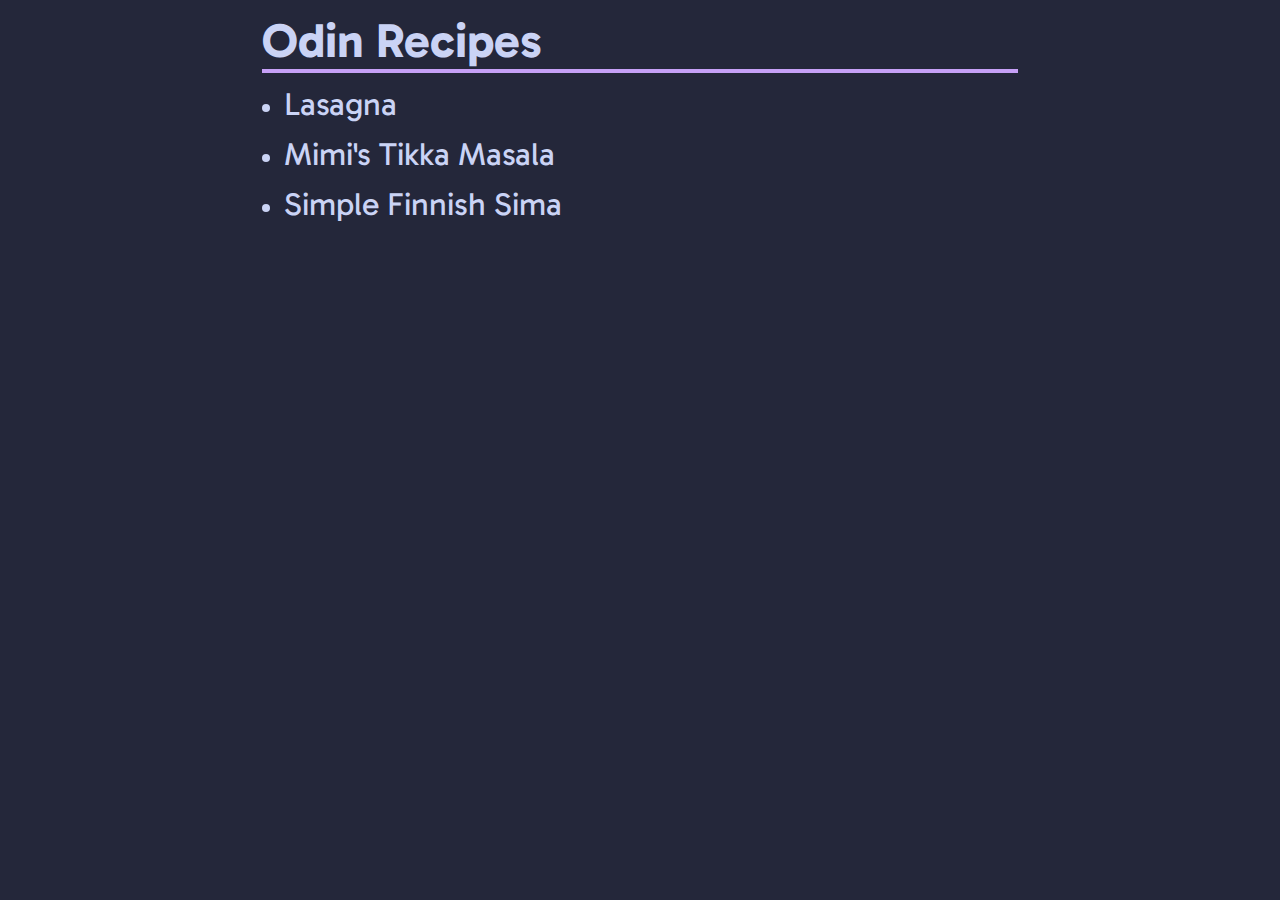
<file: index.html>
<!DOCTYPE html>
<html lang="en">
<head>
    <meta charset="UTF-8">
    <link rel="stylesheet" href="./css/style.css">
    <link rel="preconnect" href="https://fonts.googleapis.com">
    <link rel="preconnect" href="https://fonts.gstatic.com" crossorigin>
    <link href="https://fonts.googleapis.com/css2?family=Gabarito:wght@400..900&display=swap" rel="stylesheet">
    <title>Odin Recipes</title>
</head>
<body>
    <div class="container">
        <div class="headline-underline">
            <h1>Odin Recipes</h1>
        </div>
        <ul>
            <li><a href="./recipes/lasagna.html">Lasagna</a></li>
            <li><a href="./recipes/tikka-masala.html">Mimi's Tikka Masala</a></li>
            <li><a href="./recipes/sima.html">Simple Finnish Sima</a></li>
        </ul>
    </div>
</body>
</html>
</file>
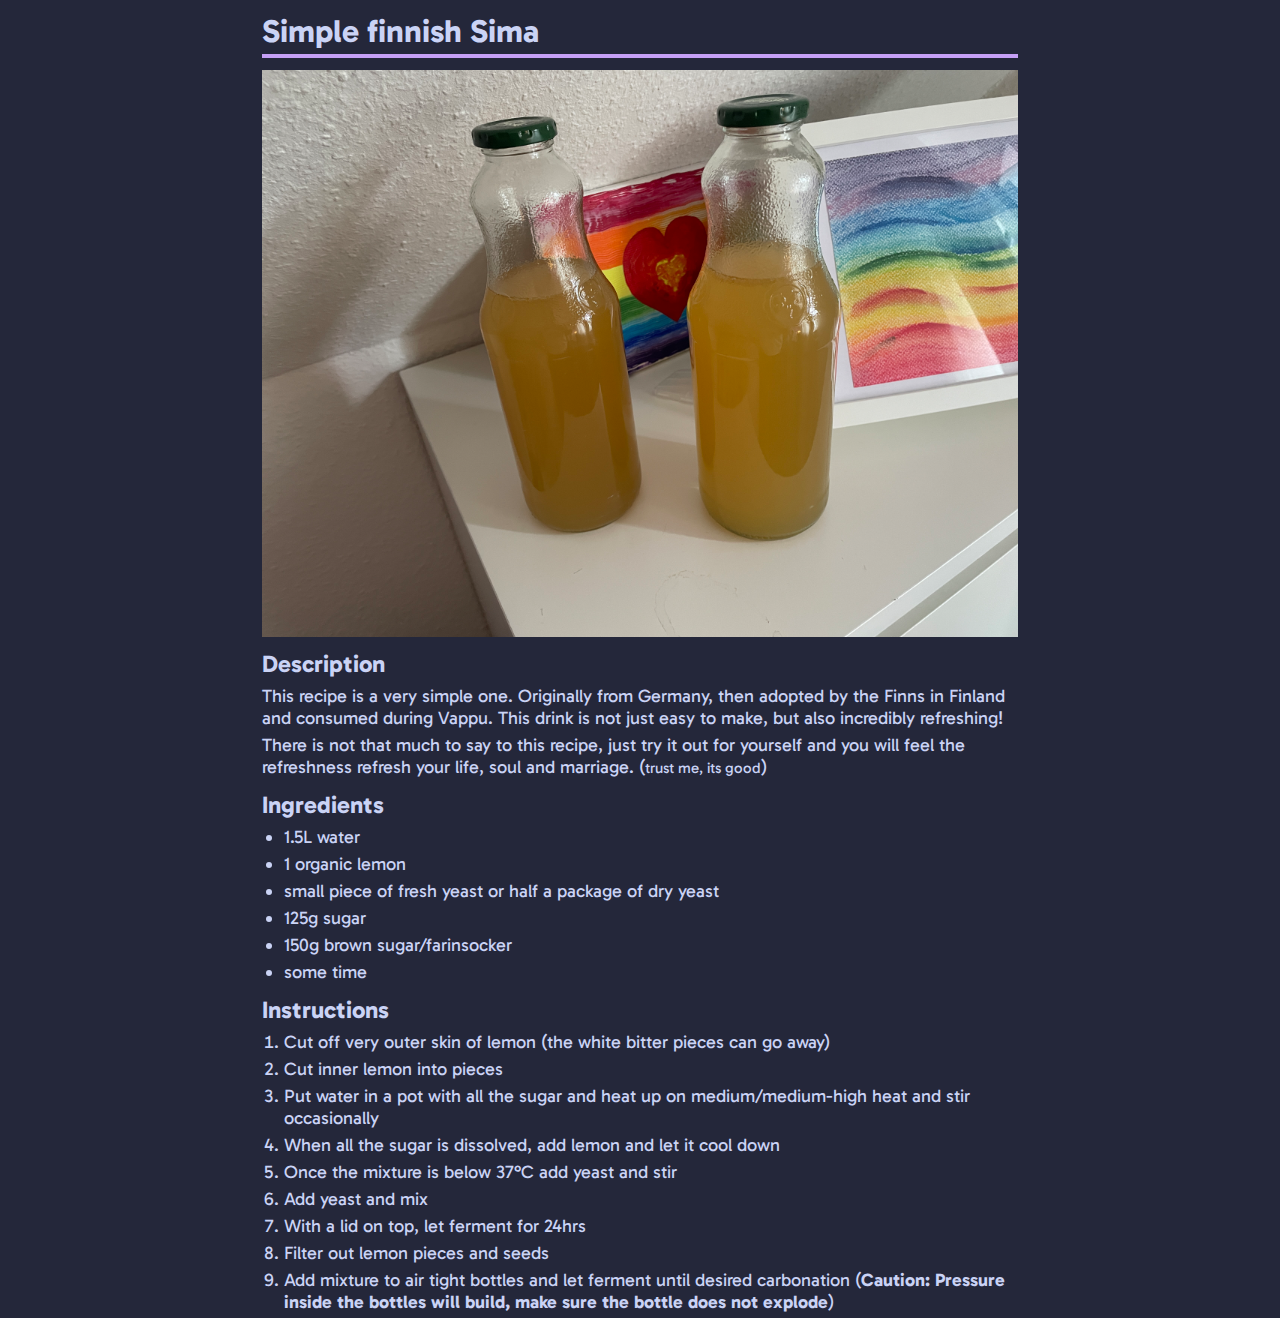
<file: recipes/sima.html>
<!DOCTYPE html>
<html lang="en">
<head>
    <meta charset="UTF-8">
    <link rel="stylesheet" href="../css/style-recipe.css">
    <link rel="preconnect" href="https://fonts.googleapis.com">
    <link rel="preconnect" href="https://fonts.gstatic.com" crossorigin>
    <link href="https://fonts.googleapis.com/css2?family=Gabarito:wght@400..900&display=swap" rel="stylesheet">
    <title>Odin Recipe | Simple Finnish Sima</title>
</head>
<body>
    <div class="container">
        <div class="header">
            <div class="headline-underline">
                <h1 id="title">Simple finnish Sima</h1>
            </div>
            <img class="image" src="../images/sima.jpeg" alt="A picture of 2 glass bottles of sima. The background shows 2 drawings of rainbows, painted by my dad." width="756" height="567">
        </div>
        <div class="description">
            <h2>Description</h2>
            <p>This recipe is a very simple one. Originally from Germany, then adopted by the Finns in Finland and consumed during Vappu. This drink is not just easy to make, but also incredibly refreshing!</p>
            <p>There is not that much to say to this recipe, just try it out for yourself and you will feel the refreshness refresh your life, soul and marriage. (<small>trust me, its good</small>)</p>
        </div>
        <div class="ingredients">
            <h2>Ingredients</h2>
            <ul class="ingredients-ul">
                <li>1.5L water</li>
                <li>1 organic lemon</li>
                <li>small piece of fresh yeast or half a package of dry yeast</li>
                <li>125g sugar</li>
                <li>150g brown sugar/farinsocker</li>
                <li>some time</li>
            </ul>
        </div>
        <div class="instructions">
            <h2>Instructions</h2>
            <ol class="instructions-ol">
                <li>Cut off very outer skin of lemon (the white bitter pieces can go away)</li>
                <li>Cut inner lemon into pieces</li>
                <li>Put water in a pot with all the sugar and heat up on medium/medium-high heat and stir occasionally</li>
                <li>When all the sugar is dissolved, add lemon and let it cool down</li>
                <li>Once the mixture is below 37°C add yeast and stir</li>
                <li>Add yeast and mix</li>
                <li>With a lid on top, let ferment for 24hrs</li>
                <li>Filter out lemon pieces and seeds</li>
                <li>Add mixture to air tight bottles and let ferment until desired carbonation (<strong>Caution: Pressure inside the bottles will build, make sure the bottle does not explode</strong>)</li>
            </ol>
        </div>
    </div>
</body>
</html>
</file>
<file: css/style.css>
* {
    box-sizing: border-box;
    margin: 0px;
    padding: 0px;
/*     border: 1px dotted red; */
} 

body {
    background: #24273a;
    color: #cad3f5;
    font-family: "Gabarito";
    font-size: 24px;
}

a,
a:visited {
    color: #cad3f5;
    font-size: 32px;
    text-decoration: none;

}


h1 {
    margin-top: 12px;
}

ul {
    margin-left: 22px;
}

li {
    margin: 12px 0px;
}

.container {
    width: 756px;
    margin: auto;
}

.headline-underline {
    border-bottom: 4px solid #c6a0f6;
    margin-bottom: 12px;
}
</file>
<file: css/style-recipe.css>
* {
    box-sizing: border-box;
    margin: 0px;
    padding: 0px;
/*     border: 1px dotted red; */
} 

body {
    background: #24273a;
    color: #cad3f5;
    font-family: "Gabarito";
}

h1,
h2 {
    margin-top: 12px;
    padding-bottom: 2px;
}

#title {
    margin-bottom: 2px;
}

p,
li {
    margin: 5px 0;
    font-size: 18px;
}

li {
    margin-left: 22px;
}

.container {
    width: 756px;
    margin: auto auto;
}

.header {
    margin: auto auto;
}

.headline-underline {
    border-bottom: 4px solid #c6a0f6;
} 

.header .image {
    display: block;
    margin: 12px auto;
}
</file>
